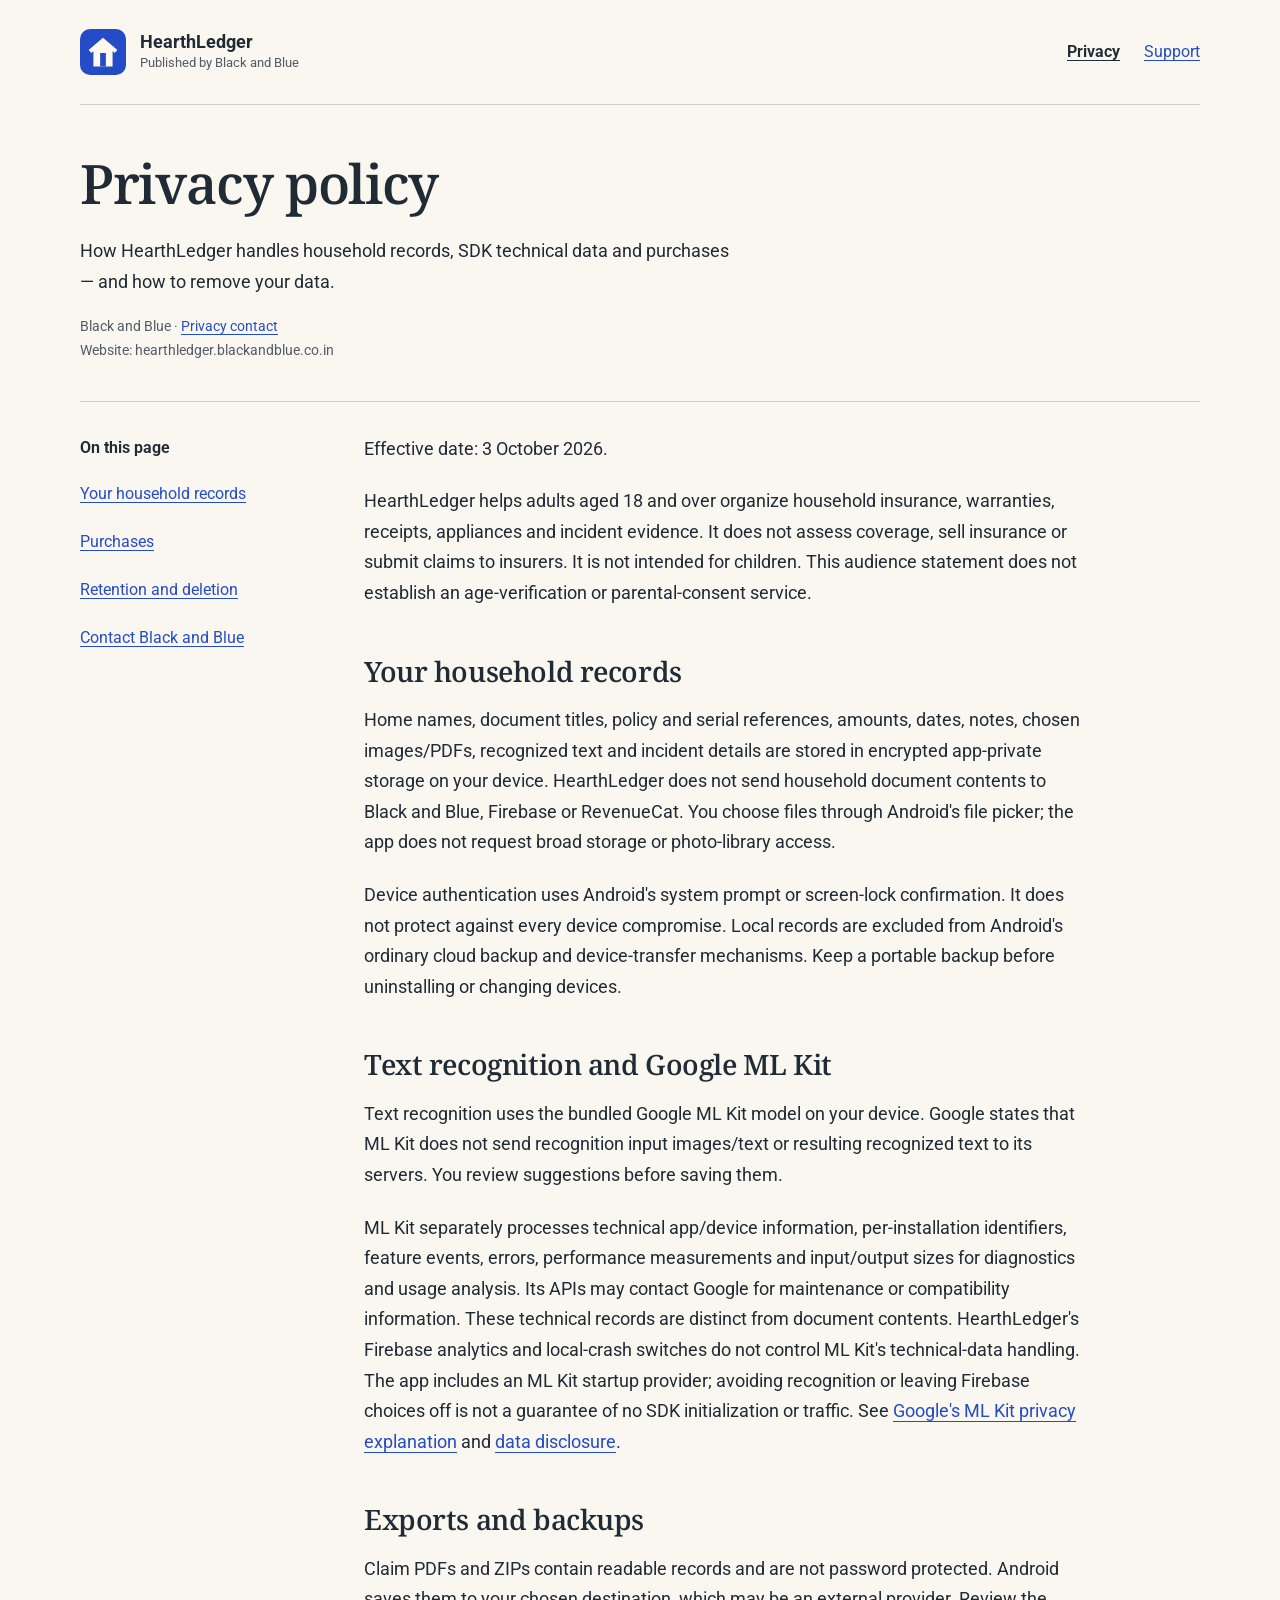
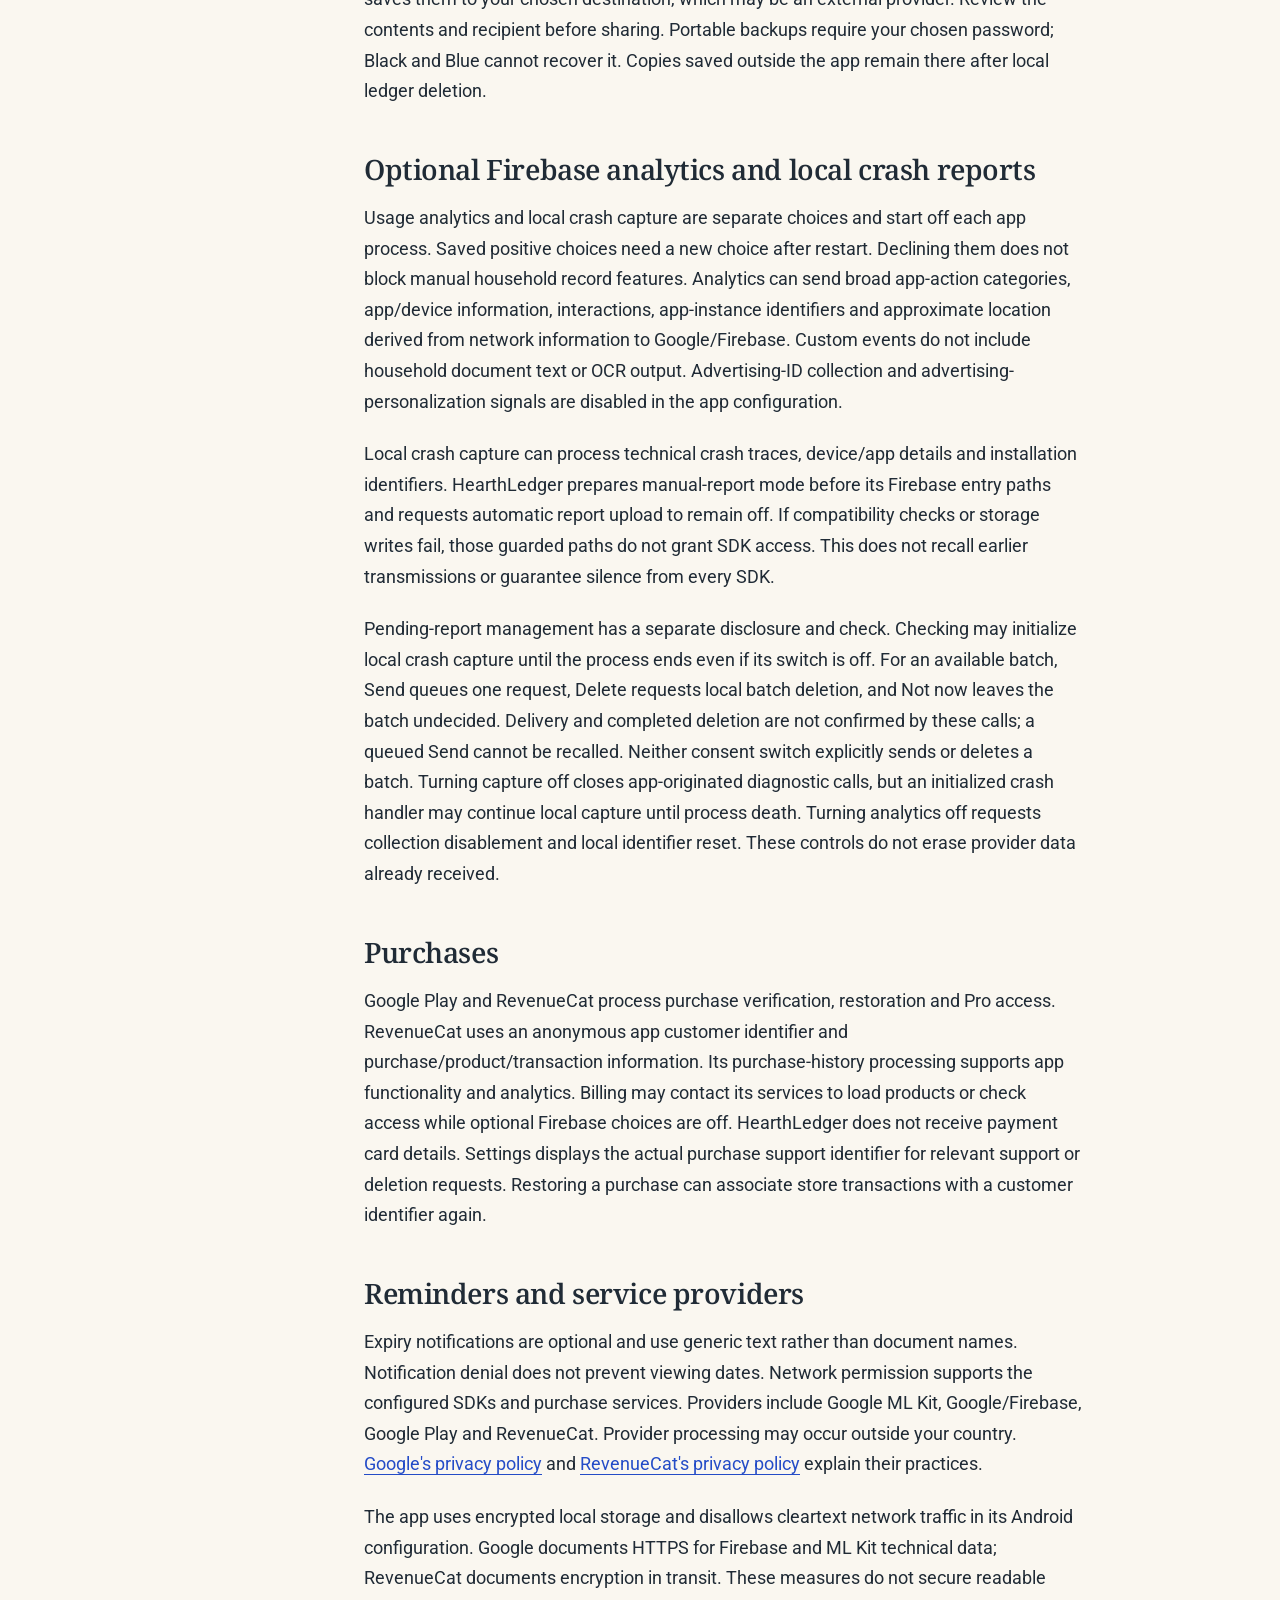
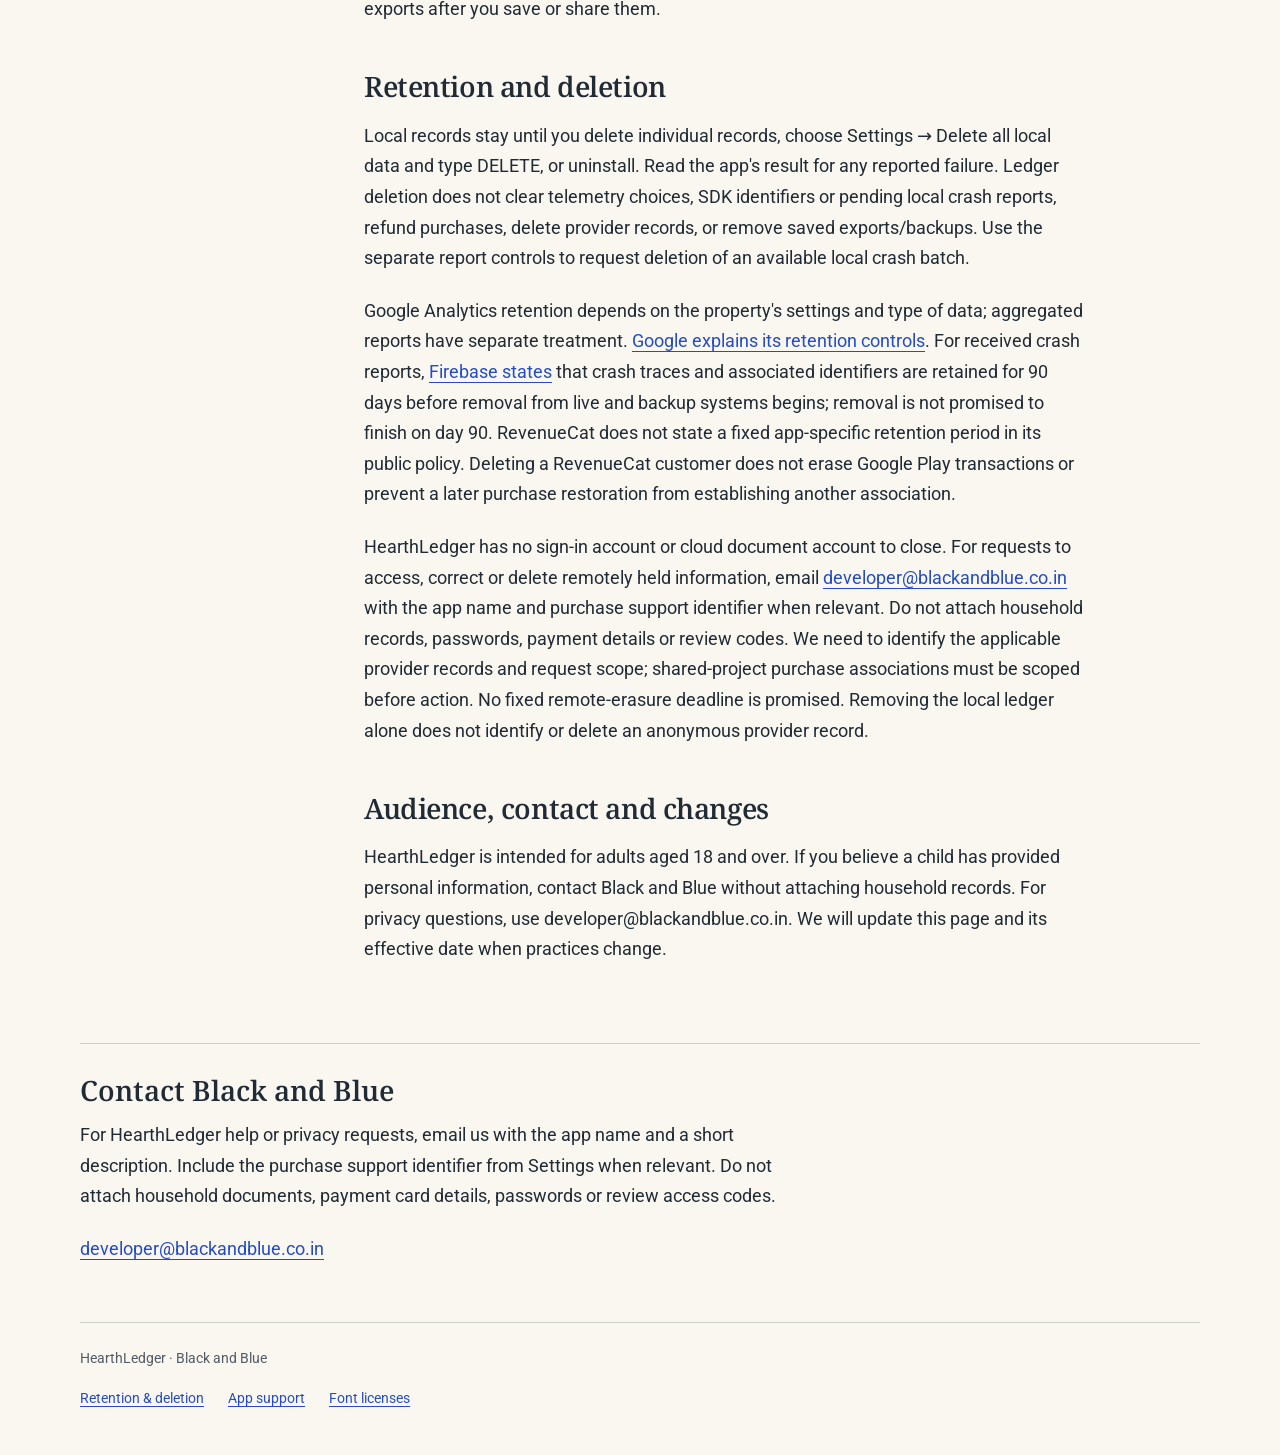
<file: 20261003-play-candidate/index.html>
<!doctype html>
<html lang="en"><head><meta charset="utf-8"><meta name="viewport" content="width=device-width, initial-scale=1">
<meta name="description" content="How HearthLedger handles household records, SDK technical data and purchases — and how to remove your data.">
<title>Privacy policy · HearthLedger</title><link rel="icon" href="icon.svg" type="image/svg+xml"><link rel="stylesheet" href="styles.css"></head>
<body><a class="skip" href="#content">Skip to content</a><div class="shell">
<header class="top"><a class="brand" href="index.html" aria-label="HearthLedger privacy home"><img src="icon.svg" alt="" width="46" height="46"><span><strong>HearthLedger</strong><small>Published by Black and Blue</small></span></a><nav class="primary" aria-label="Main"><a href="index.html" aria-current="page">Privacy</a><a href="support.html">Support</a></nav></header>

<main id="content" tabindex="-1"><header class="intro"><h1>Privacy policy</h1><p>How HearthLedger handles household records, SDK technical data and purchases — and how to remove your data.</p><p class="meta">Black and Blue · <a href="mailto:developer@blackandblue.co.in">Privacy contact</a><br>Website: hearthledger.blackandblue.co.in</p></header>
<div class="reading"><nav class="contents" aria-label="On this page"><p>On this page</p><ul><li><a href="#your-household-records">Your household records</a></li><li><a href="#purchases">Purchases</a></li><li><a href="#deletion">Retention and deletion</a></li><li><a href="#support">Contact Black and Blue</a></li></ul></nav><article class="article" aria-label="Privacy policy"><p>Effective date: 3 October 2026.</p>
<p>HearthLedger helps adults aged 18 and over organize household insurance, warranties, receipts, appliances and incident evidence. It does not assess coverage, sell insurance or submit claims to insurers. It is not intended for children. This audience statement does not establish an age-verification or parental-consent service.</p>
<h2 id="your-household-records" tabindex="-1">Your household records</h2>
<p>Home names, document titles, policy and serial references, amounts, dates, notes, chosen images/PDFs, recognized text and incident details are stored in encrypted app-private storage on your device. HearthLedger does not send household document contents to Black and Blue, Firebase or RevenueCat. You choose files through Android&#x27;s file picker; the app does not request broad storage or photo-library access.</p>
<p>Device authentication uses Android&#x27;s system prompt or screen-lock confirmation. It does not protect against every device compromise. Local records are excluded from Android&#x27;s ordinary cloud backup and device-transfer mechanisms. Keep a portable backup before uninstalling or changing devices.</p>
<h2 id="text-recognition-and-google-ml-kit" tabindex="-1">Text recognition and Google ML Kit</h2>
<p>Text recognition uses the bundled Google ML Kit model on your device. Google states that ML Kit does not send recognition input images/text or resulting recognized text to its servers. You review suggestions before saving them.</p>
<p>ML Kit separately processes technical app/device information, per-installation identifiers, feature events, errors, performance measurements and input/output sizes for diagnostics and usage analysis. Its APIs may contact Google for maintenance or compatibility information. These technical records are distinct from document contents. HearthLedger&#x27;s Firebase analytics and local-crash switches do not control ML Kit&#x27;s technical-data handling. The app includes an ML Kit startup provider; avoiding recognition or leaving Firebase choices off is not a guarantee of no SDK initialization or traffic. See <a href="https://developers.google.com/ml-kit/terms">Google&#x27;s ML Kit privacy explanation</a> and <a href="https://developers.google.com/ml-kit/android-data-disclosure">data disclosure</a>.</p>
<h2 id="exports-and-backups" tabindex="-1">Exports and backups</h2>
<p>Claim PDFs and ZIPs contain readable records and are not password protected. Android saves them to your chosen destination, which may be an external provider. Review the contents and recipient before sharing. Portable backups require your chosen password; Black and Blue cannot recover it. Copies saved outside the app remain there after local ledger deletion.</p>
<h2 id="optional-firebase-analytics-and-local-crash-reports" tabindex="-1">Optional Firebase analytics and local crash reports</h2>
<p>Usage analytics and local crash capture are separate choices and start off each app process. Saved positive choices need a new choice after restart. Declining them does not block manual household record features. Analytics can send broad app-action categories, app/device information, interactions, app-instance identifiers and approximate location derived from network information to Google/Firebase. Custom events do not include household document text or OCR output. Advertising-ID collection and advertising-personalization signals are disabled in the app configuration.</p>
<p>Local crash capture can process technical crash traces, device/app details and installation identifiers. HearthLedger prepares manual-report mode before its Firebase entry paths and requests automatic report upload to remain off. If compatibility checks or storage writes fail, those guarded paths do not grant SDK access. This does not recall earlier transmissions or guarantee silence from every SDK.</p>
<p>Pending-report management has a separate disclosure and check. Checking may initialize local crash capture until the process ends even if its switch is off. For an available batch, Send queues one request, Delete requests local batch deletion, and Not now leaves the batch undecided. Delivery and completed deletion are not confirmed by these calls; a queued Send cannot be recalled. Neither consent switch explicitly sends or deletes a batch. Turning capture off closes app-originated diagnostic calls, but an initialized crash handler may continue local capture until process death. Turning analytics off requests collection disablement and local identifier reset. These controls do not erase provider data already received.</p>
<h2 id="purchases" tabindex="-1">Purchases</h2>
<p>Google Play and RevenueCat process purchase verification, restoration and Pro access. RevenueCat uses an anonymous app customer identifier and purchase/product/transaction information. Its purchase-history processing supports app functionality and analytics. Billing may contact its services to load products or check access while optional Firebase choices are off. HearthLedger does not receive payment card details. Settings displays the actual purchase support identifier for relevant support or deletion requests. Restoring a purchase can associate store transactions with a customer identifier again.</p>
<h2 id="reminders-and-service-providers" tabindex="-1">Reminders and service providers</h2>
<p>Expiry notifications are optional and use generic text rather than document names. Notification denial does not prevent viewing dates. Network permission supports the configured SDKs and purchase services. Providers include Google ML Kit, Google/Firebase, Google Play and RevenueCat. Provider processing may occur outside your country. <a href="https://policies.google.com/privacy">Google&#x27;s privacy policy</a> and <a href="https://www.revenuecat.com/privacy-policy">RevenueCat&#x27;s privacy policy</a> explain their practices.</p>
<p>The app uses encrypted local storage and disallows cleartext network traffic in its Android configuration. Google documents HTTPS for Firebase and ML Kit technical data; RevenueCat documents encryption in transit. These measures do not secure readable exports after you save or share them.</p>
<h2 id="deletion" tabindex="-1">Retention and deletion</h2>
<p>Local records stay until you delete individual records, choose Settings → Delete all local data and type DELETE, or uninstall. Read the app&#x27;s result for any reported failure. Ledger deletion does not clear telemetry choices, SDK identifiers or pending local crash reports, refund purchases, delete provider records, or remove saved exports/backups. Use the separate report controls to request deletion of an available local crash batch.</p>
<p>Google Analytics retention depends on the property&#x27;s settings and type of data; aggregated reports have separate treatment. <a href="https://support.google.com/analytics/answer/7667196">Google explains its retention controls</a>. For received crash reports, <a href="https://firebase.google.com/support/privacy">Firebase states</a> that crash traces and associated identifiers are retained for 90 days before removal from live and backup systems begins; removal is not promised to finish on day 90. RevenueCat does not state a fixed app-specific retention period in its public policy. Deleting a RevenueCat customer does not erase Google Play transactions or prevent a later purchase restoration from establishing another association.</p>
<p>HearthLedger has no sign-in account or cloud document account to close. For requests to access, correct or delete remotely held information, email <a href="mailto:developer@blackandblue.co.in">developer@blackandblue.co.in</a> with the app name and purchase support identifier when relevant. Do not attach household records, passwords, payment details or review codes. We need to identify the applicable provider records and request scope; shared-project purchase associations must be scoped before action. No fixed remote-erasure deadline is promised. Removing the local ledger alone does not identify or delete an anonymous provider record.</p>
<h2 id="audience-contact-and-changes" tabindex="-1">Audience, contact and changes</h2>
<p>HearthLedger is intended for adults aged 18 and over. If you believe a child has provided personal information, contact Black and Blue without attaching household records. For privacy questions, use developer@blackandblue.co.in. We will update this page and its effective date when practices change.</p></article></div>
<section class="contact" id="support" aria-labelledby="contact-heading"><h2 id="contact-heading">Contact Black and Blue</h2><p>For HearthLedger help or privacy requests, email us with the app name and a short description. Include the purchase support identifier from Settings when relevant. Do not attach household documents, payment card details, passwords or review access codes.</p><a href="mailto:developer@blackandblue.co.in">developer@blackandblue.co.in</a></section></main>
<footer class="footer"><p>HearthLedger · Black and Blue</p><a href="index.html#deletion">Retention &amp; deletion</a><a href="support.html">App support</a><a href="font-notices.txt">Font licenses</a></footer></div></body></html>
</file>
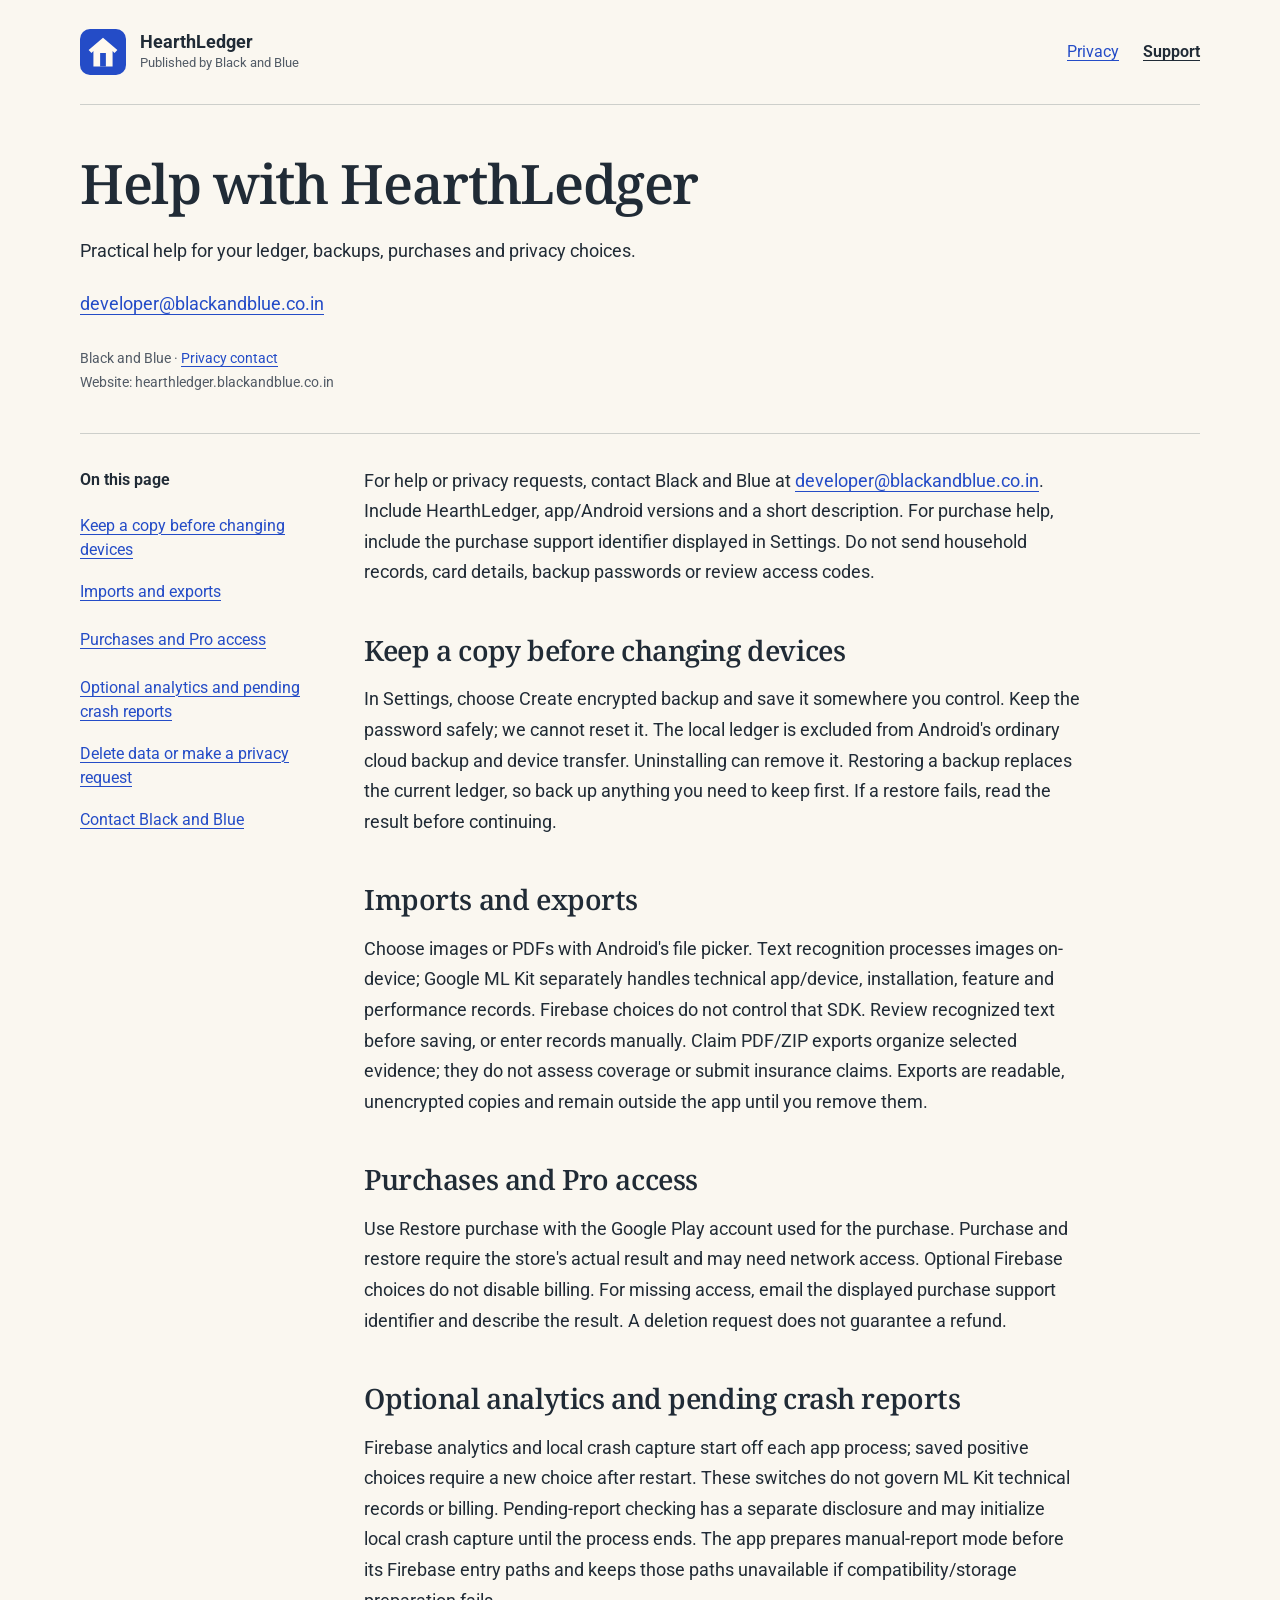
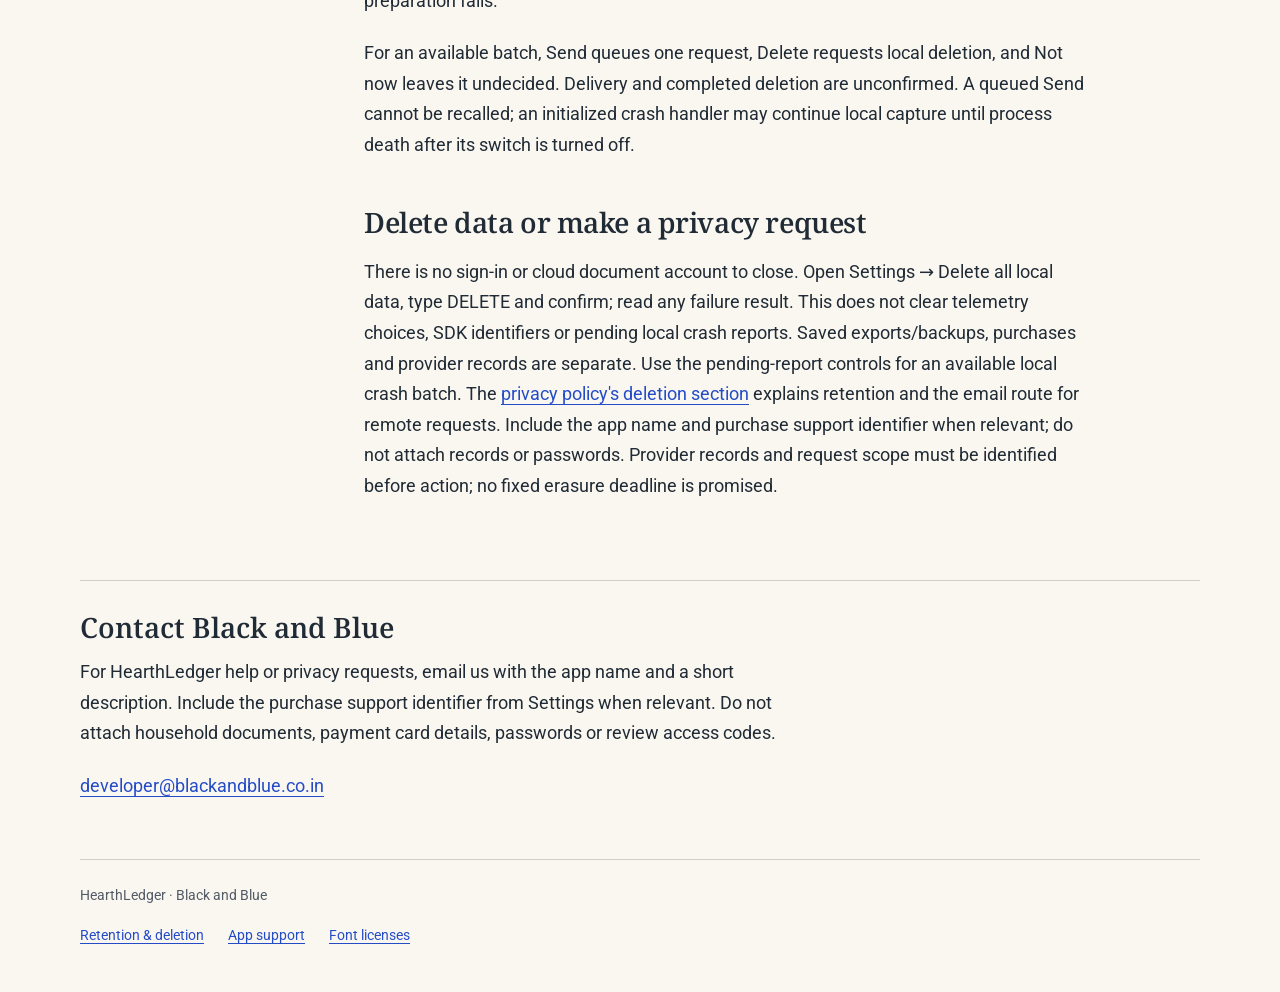
<file: 20261003-play-candidate/support.html>
<!doctype html>
<html lang="en"><head><meta charset="utf-8"><meta name="viewport" content="width=device-width, initial-scale=1">
<meta name="description" content="Practical help for your ledger, backups, purchases and privacy choices.">
<title>Help with HearthLedger · HearthLedger</title><link rel="icon" href="icon.svg" type="image/svg+xml"><link rel="stylesheet" href="styles.css"></head>
<body><a class="skip" href="#content">Skip to content</a><div class="shell">
<header class="top"><a class="brand" href="index.html" aria-label="HearthLedger privacy home"><img src="icon.svg" alt="" width="46" height="46"><span><strong>HearthLedger</strong><small>Published by Black and Blue</small></span></a><nav class="primary" aria-label="Main"><a href="index.html">Privacy</a><a href="support.html" aria-current="page">Support</a></nav></header>

<main id="content" tabindex="-1"><header class="intro"><h1>Help with HearthLedger</h1><p>Practical help for your ledger, backups, purchases and privacy choices.</p><p class="intro-contact"><a href="mailto:developer@blackandblue.co.in">developer@blackandblue.co.in</a></p><p class="meta">Black and Blue · <a href="mailto:developer@blackandblue.co.in">Privacy contact</a><br>Website: hearthledger.blackandblue.co.in</p></header>
<div class="reading"><nav class="contents" aria-label="On this page"><p>On this page</p><ul><li><a href="#keep-a-copy-before-changing-devices">Keep a copy before changing devices</a></li><li><a href="#imports-and-exports">Imports and exports</a></li><li><a href="#purchases-and-pro-access">Purchases and Pro access</a></li><li><a href="#optional-analytics-and-pending-crash-reports">Optional analytics and pending crash reports</a></li><li><a href="#delete-data-or-make-a-privacy-request">Delete data or make a privacy request</a></li><li><a href="#support">Contact Black and Blue</a></li></ul></nav><article class="article" aria-label="Help with HearthLedger"><p>For help or privacy requests, contact Black and Blue at <a href="mailto:developer@blackandblue.co.in">developer@blackandblue.co.in</a>. Include HearthLedger, app/Android versions and a short description. For purchase help, include the purchase support identifier displayed in Settings. Do not send household records, card details, backup passwords or review access codes.</p>
<h2 id="keep-a-copy-before-changing-devices" tabindex="-1">Keep a copy before changing devices</h2>
<p>In Settings, choose Create encrypted backup and save it somewhere you control. Keep the password safely; we cannot reset it. The local ledger is excluded from Android&#x27;s ordinary cloud backup and device transfer. Uninstalling can remove it. Restoring a backup replaces the current ledger, so back up anything you need to keep first. If a restore fails, read the result before continuing.</p>
<h2 id="imports-and-exports" tabindex="-1">Imports and exports</h2>
<p>Choose images or PDFs with Android&#x27;s file picker. Text recognition processes images on-device; Google ML Kit separately handles technical app/device, installation, feature and performance records. Firebase choices do not control that SDK. Review recognized text before saving, or enter records manually. Claim PDF/ZIP exports organize selected evidence; they do not assess coverage or submit insurance claims. Exports are readable, unencrypted copies and remain outside the app until you remove them.</p>
<h2 id="purchases-and-pro-access" tabindex="-1">Purchases and Pro access</h2>
<p>Use Restore purchase with the Google Play account used for the purchase. Purchase and restore require the store&#x27;s actual result and may need network access. Optional Firebase choices do not disable billing. For missing access, email the displayed purchase support identifier and describe the result. A deletion request does not guarantee a refund.</p>
<h2 id="optional-analytics-and-pending-crash-reports" tabindex="-1">Optional analytics and pending crash reports</h2>
<p>Firebase analytics and local crash capture start off each app process; saved positive choices require a new choice after restart. These switches do not govern ML Kit technical records or billing. Pending-report checking has a separate disclosure and may initialize local crash capture until the process ends. The app prepares manual-report mode before its Firebase entry paths and keeps those paths unavailable if compatibility/storage preparation fails.</p>
<p>For an available batch, Send queues one request, Delete requests local deletion, and Not now leaves it undecided. Delivery and completed deletion are unconfirmed. A queued Send cannot be recalled; an initialized crash handler may continue local capture until process death after its switch is turned off.</p>
<h2 id="delete-data-or-make-a-privacy-request" tabindex="-1">Delete data or make a privacy request</h2>
<p>There is no sign-in or cloud document account to close. Open Settings → Delete all local data, type DELETE and confirm; read any failure result. This does not clear telemetry choices, SDK identifiers or pending local crash reports. Saved exports/backups, purchases and provider records are separate. Use the pending-report controls for an available local crash batch. The <a href="index.html#deletion">privacy policy&#x27;s deletion section</a> explains retention and the email route for remote requests. Include the app name and purchase support identifier when relevant; do not attach records or passwords. Provider records and request scope must be identified before action; no fixed erasure deadline is promised.</p></article></div>
<section class="contact" id="support" aria-labelledby="contact-heading"><h2 id="contact-heading">Contact Black and Blue</h2><p>For HearthLedger help or privacy requests, email us with the app name and a short description. Include the purchase support identifier from Settings when relevant. Do not attach household documents, payment card details, passwords or review access codes.</p><a href="mailto:developer@blackandblue.co.in">developer@blackandblue.co.in</a></section></main>
<footer class="footer"><p>HearthLedger · Black and Blue</p><a href="index.html#deletion">Retention &amp; deletion</a><a href="support.html">App support</a><a href="font-notices.txt">Font licenses</a></footer></div></body></html>
</file>
<file: 20261003-play-candidate/styles.css>
@font-face{font-family:HearthSans;src:url("reader-sans.ttf") format("truetype");font-style:normal;font-weight:100 900;font-display:swap}
@font-face{font-family:HearthSerif;src:url("reader-serif.ttf") format("truetype");font-style:normal;font-weight:100 900;font-display:swap}
:root{color-scheme:light;--paper:#FAF7F0;--ink:#202B36;--muted:#525B66;--blue:#244CC7;--line:#CDCFCB;--wash:#DFE5FF}
*{box-sizing:border-box}html{scroll-padding-top:1.5rem}body{margin:0;background:var(--paper);color:var(--ink);font:1.125rem/1.7 HearthSans,Roboto,system-ui,sans-serif;text-rendering:optimizeLegibility}h1,h2{overflow-wrap:anywhere}.brand{flex-wrap:wrap}
::selection{background:var(--wash);color:var(--ink)}a{color:var(--blue);text-underline-offset:.2em;text-decoration-thickness:1px;overflow-wrap:anywhere}a:hover{text-decoration-thickness:2px}a:focus-visible{outline:3px solid var(--blue);outline-offset:5px;border-radius:2px}h2:focus{outline:none}
.skip{position:fixed;top:.5rem;left:1rem;padding:.6rem 1rem;z-index:2;background:var(--paper);transform:translateY(-200%)}.skip:focus{transform:none}
.shell{width:min(1120px,calc(100% - 64px));margin-inline:auto}.top{display:flex;justify-content:space-between;align-items:center;gap:1.5rem;padding:28px 0;border-bottom:1px solid var(--line)}.brand{display:flex;align-items:center;gap:14px;color:var(--ink);text-decoration:none;max-width:100%}.brand span{min-width:0;overflow-wrap:anywhere}.brand img{width:46px;height:46px;flex-shrink:0;border-radius:10px}.brand strong{display:block;font-size:1.125rem;line-height:1.3}.brand small{display:block;font-size:.8125rem;color:var(--muted);line-height:1.6}.primary{display:flex;gap:1.5rem}.primary a{display:flex;align-items:center;min-height:48px;font-size:1rem}.primary [aria-current]{color:var(--ink);font-weight:650}
.draft{margin:24px 0 0;padding:12px 16px;background:var(--wash);font-size:.875rem;line-height:1.6}.draft strong{font-weight:650}.intro{padding:48px 0 38px;max-width:780px}.intro h1{font:550 clamp(2.3rem,5vw,3.4rem)/1.12 HearthSerif,serif;letter-spacing:-.025em;margin:0 0 22px;text-wrap:balance}.intro p{margin:0;max-width:66ch;overflow-wrap:anywhere}.meta{font-size:.875rem;color:var(--muted);margin-top:18px!important}
.reading{display:grid;grid-template-columns:220px minmax(0,1fr);column-gap:64px;align-items:start;border-top:1px solid var(--line);padding-top:32px}.contents{position:sticky;top:24px;font-size:1rem}.contents p{font-weight:650;margin:0 0 12px}.contents a{display:block;padding:9px 0;min-height:48px;line-height:1.5}.contents ul{list-style:none;padding:0;margin:0}.article{max-width:72ch;min-width:0;padding-bottom:32px}.article p{margin:0 0 22px;overflow-wrap:anywhere}.article h2{font:550 1.75rem/1.3 HearthSerif,serif;letter-spacing:-.015em;margin:44px 0 16px;text-wrap:balance}.article h2:first-child{margin-top:0}.article h2:target{background:var(--wash);box-shadow:0 0 0 8px var(--wash)}.contact{margin:24px 0 48px;border-top:1px solid var(--line);padding-top:28px}.contact h2{font:550 1.75rem/1.3 HearthSerif,serif;margin:0 0 12px}.contact p{margin:0 0 14px;max-width:70ch}.contact a{display:inline-block;min-height:48px;padding:8px 0}.footer{border-top:1px solid var(--line);padding:24px 0 32px;font-size:.875rem;color:var(--muted)}.footer p{margin:0 0 8px}.footer a{display:inline-block;min-height:44px;margin-right:24px;padding:8px 0}
.intro-contact a{display:inline-block;min-height:48px;padding:10px 0}.intro-contact{margin-top:12px!important}
@media(max-width:760px){.shell{width:calc(100% - 40px)}.top{align-items:flex-start;flex-direction:column;gap:12px;padding:22px 0 12px}.primary{gap:24px}.intro{padding:32px 0 28px}.reading{grid-template-columns:1fr;gap:28px;padding-top:22px}.contents{position:static;border-bottom:1px solid var(--line);padding-bottom:20px}.contents ul{display:flex;flex-wrap:wrap;gap:0 20px}.contents a{padding:9px 0}.article h2{font-size:1.625rem;margin-top:36px}.article{padding-bottom:12px}.contact{margin-bottom:28px}}
@media print{body{background:white;color:black;font-size:11pt}.shell{width:100%}.skip,.primary,.contents{display:none}.reading{display:block}.intro{padding:24px 0}.article{max-width:none}.article h2{break-after:avoid}.brand img{width:36px;height:36px}a{color:inherit}.draft{border:1px solid black}}
</file>
